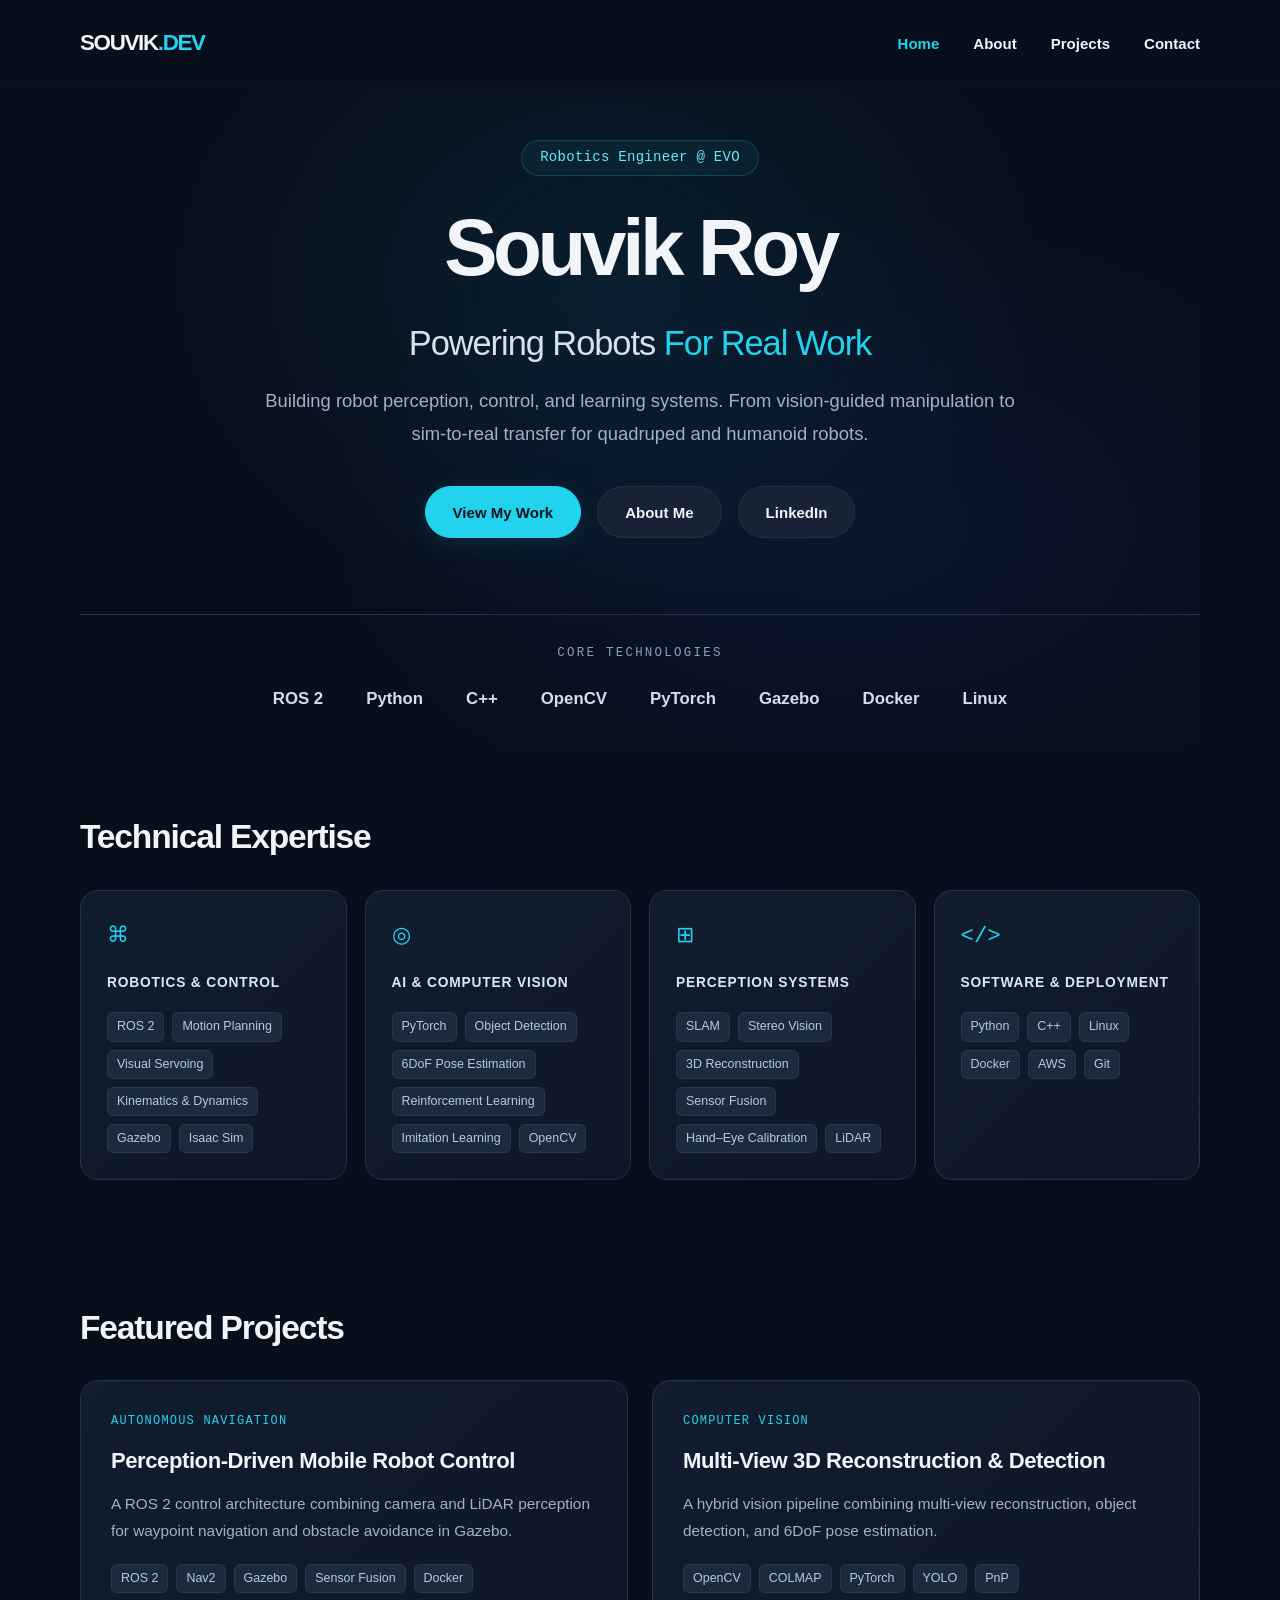
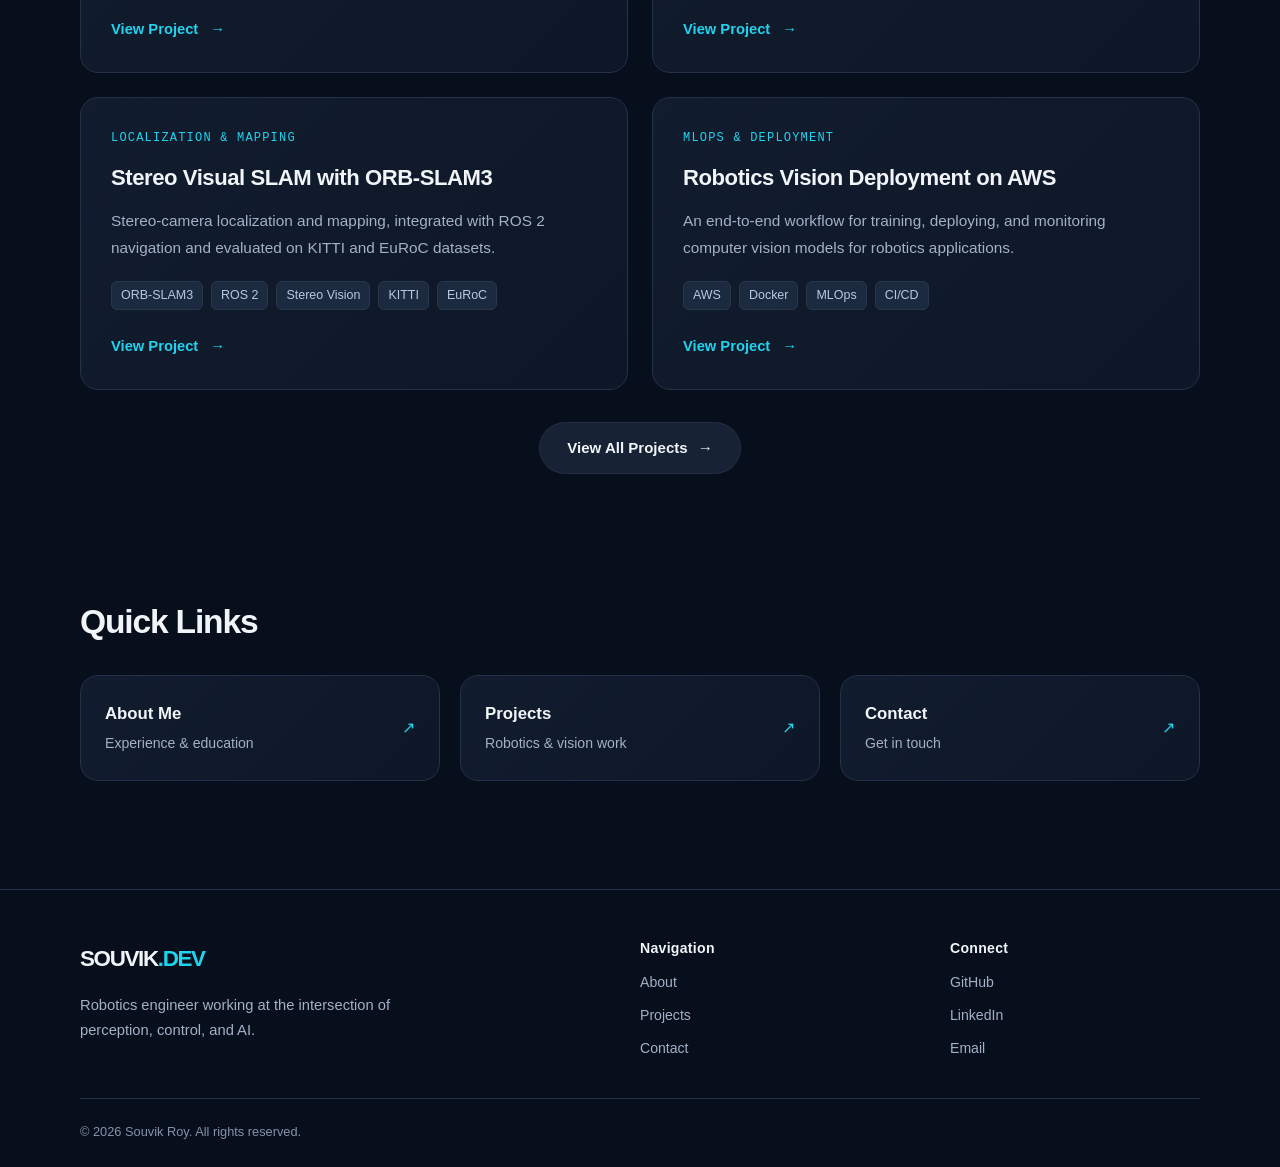
<file: index.html>
<!doctype html>
<html lang="en"><head><meta charset="utf-8"><meta name="viewport" content="width=device-width, initial-scale=1"><meta name="description" content="Souvik Roy — Robotics Engineer at EVO. Perception, control, and learning for real-world robots."><meta name="theme-color" content="#080f1c"><title>Souvik Roy | Robotics Engineer</title><link rel="icon" href="assets/favicon.svg" type="image/svg+xml"><link rel="stylesheet" href="styles.css"><script src="app.js" defer></script></head><body data-page="home"><a class="skip" href="#main">Skip to content</a><div id="site"><main id="main"><p class="loading">Loading portfolio…</p></main></div><noscript>This portfolio needs JavaScript to display its editable content. Contact Souvik at sroyy57@gmail.com.</noscript></body></html>
</file>
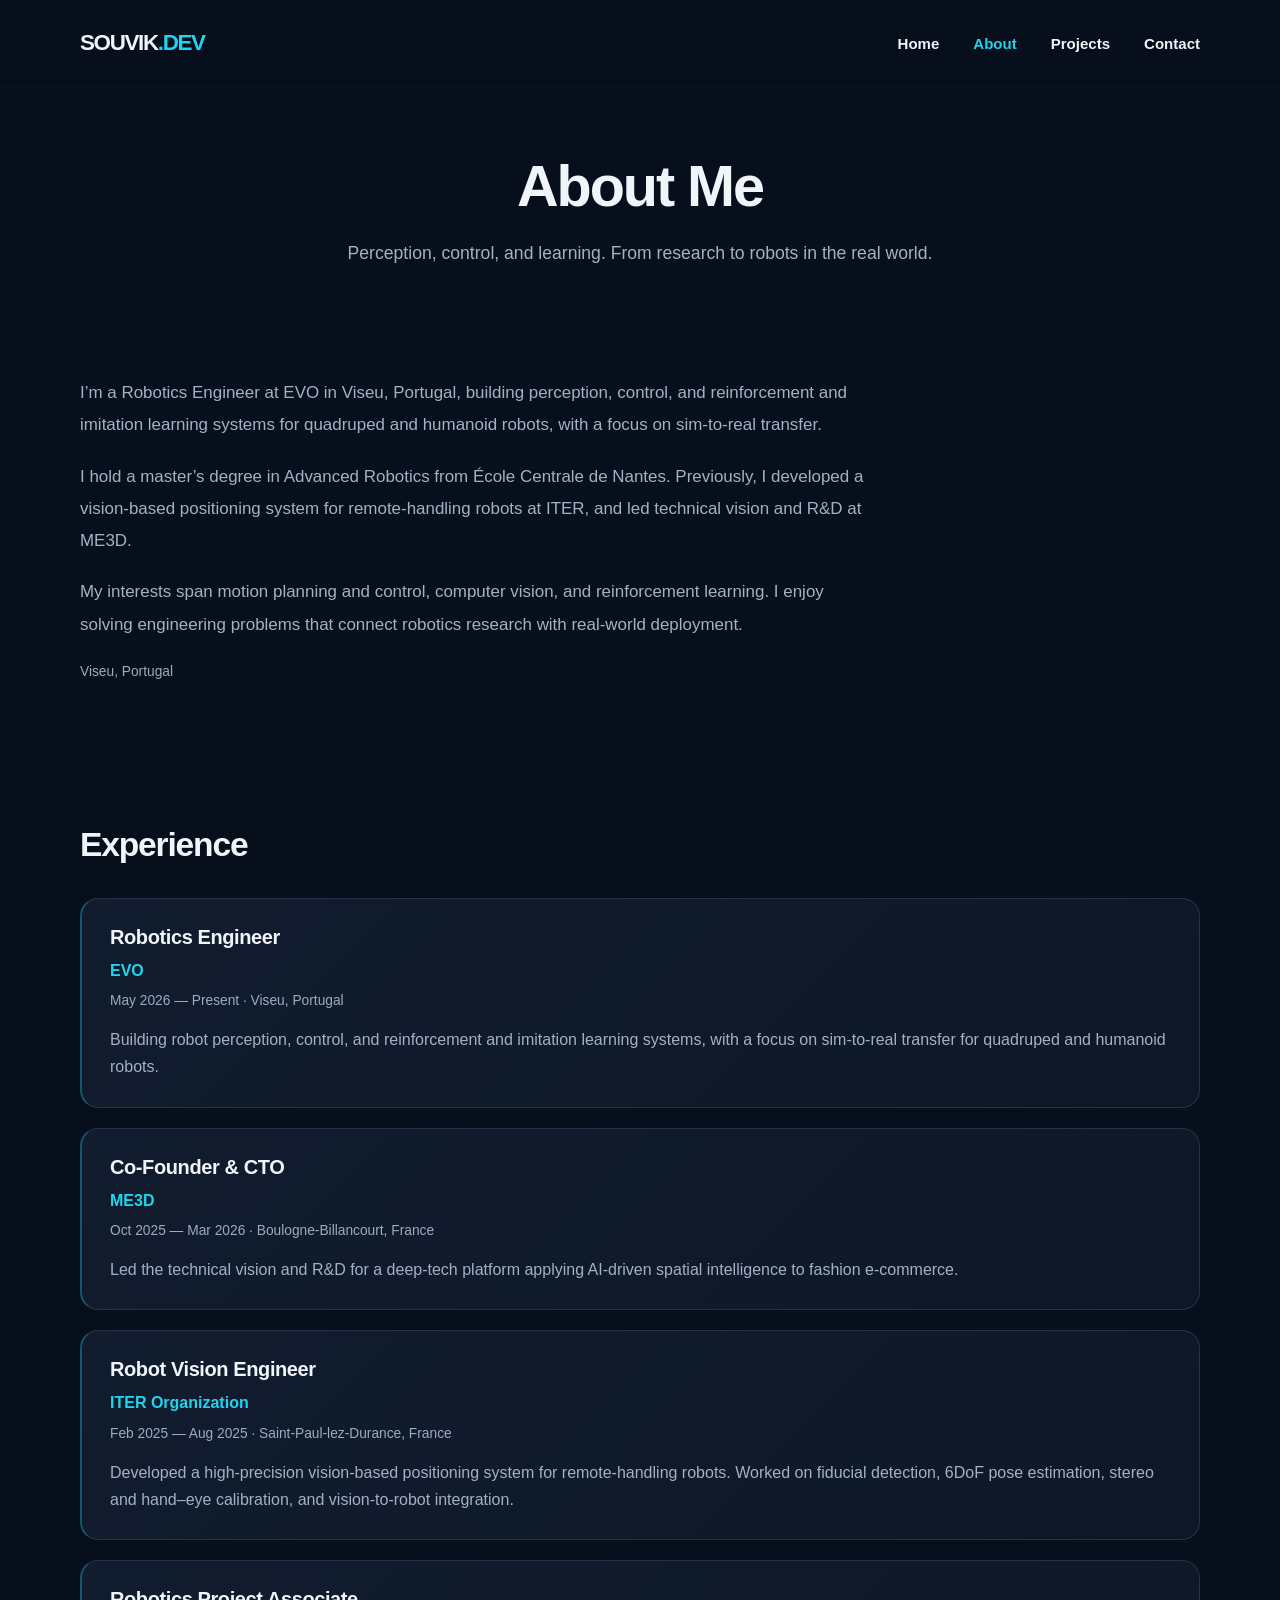
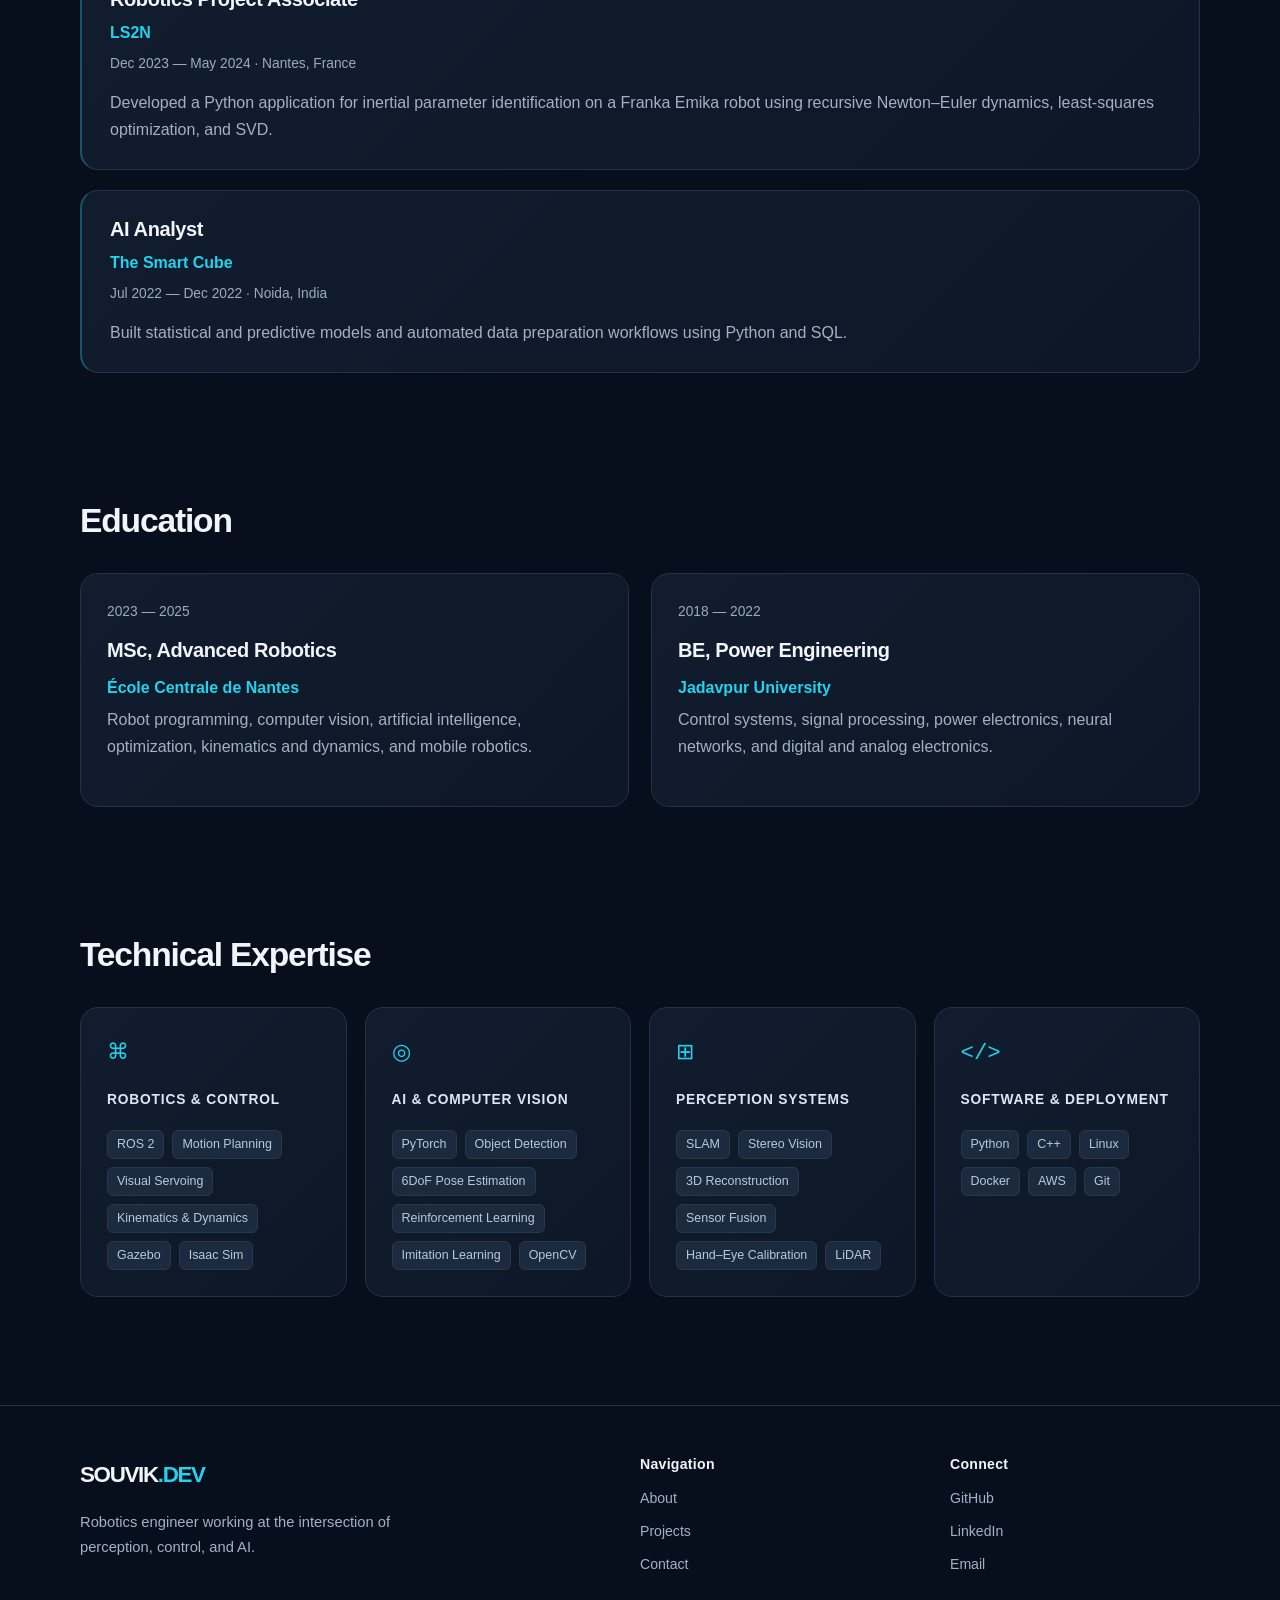
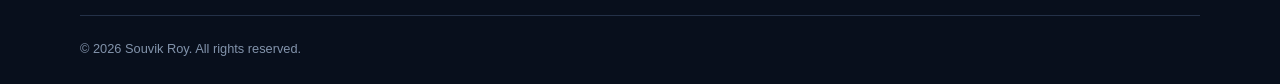
<file: about.html>
<!doctype html>
<html lang="en"><head><meta charset="utf-8"><meta name="viewport" content="width=device-width, initial-scale=1"><meta name="description" content="Souvik Roy — Robotics Engineer at EVO. Perception, control, and learning for real-world robots."><meta name="theme-color" content="#080f1c"><title>Souvik Roy | Robotics Engineer</title><link rel="icon" href="assets/favicon.svg" type="image/svg+xml"><link rel="stylesheet" href="styles.css"><script src="app.js" defer></script></head><body data-page="about"><a class="skip" href="#main">Skip to content</a><div id="site"><main id="main"><p class="loading">Loading portfolio…</p></main></div><noscript>This portfolio needs JavaScript to display its editable content. Contact Souvik at sroyy57@gmail.com.</noscript></body></html>
</file>
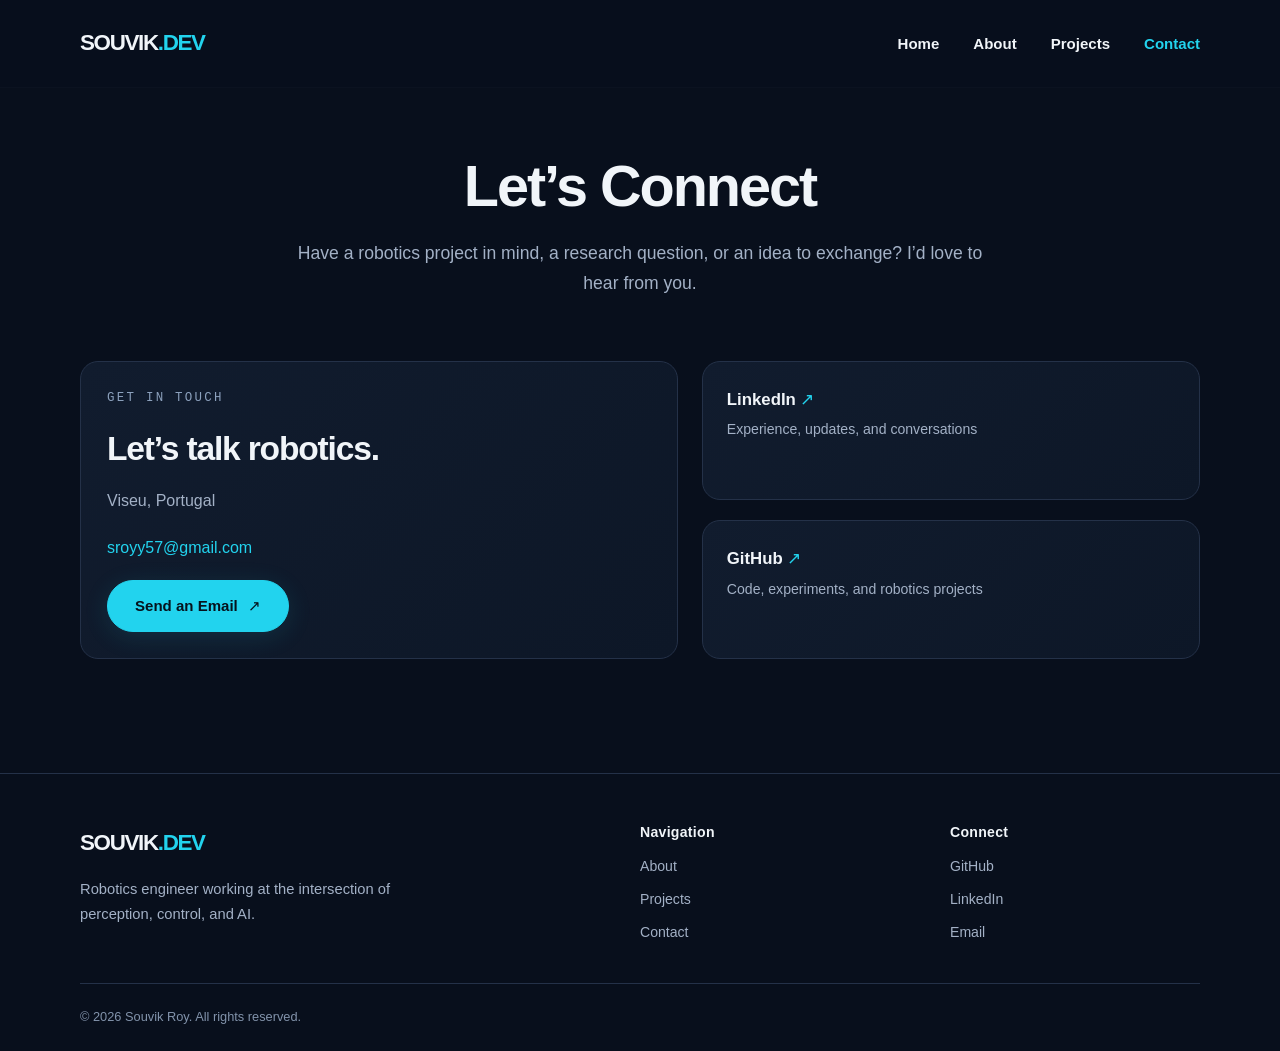
<file: contact.html>
<!doctype html>
<html lang="en"><head><meta charset="utf-8"><meta name="viewport" content="width=device-width, initial-scale=1"><meta name="description" content="Souvik Roy — Robotics Engineer at EVO. Perception, control, and learning for real-world robots."><meta name="theme-color" content="#080f1c"><title>Souvik Roy | Robotics Engineer</title><link rel="icon" href="assets/favicon.svg" type="image/svg+xml"><link rel="stylesheet" href="styles.css"><script src="app.js" defer></script></head><body data-page="contact"><a class="skip" href="#main">Skip to content</a><div id="site"><main id="main"><p class="loading">Loading portfolio…</p></main></div><noscript>This portfolio needs JavaScript to display its editable content. Contact Souvik at sroyy57@gmail.com.</noscript></body></html>
</file>
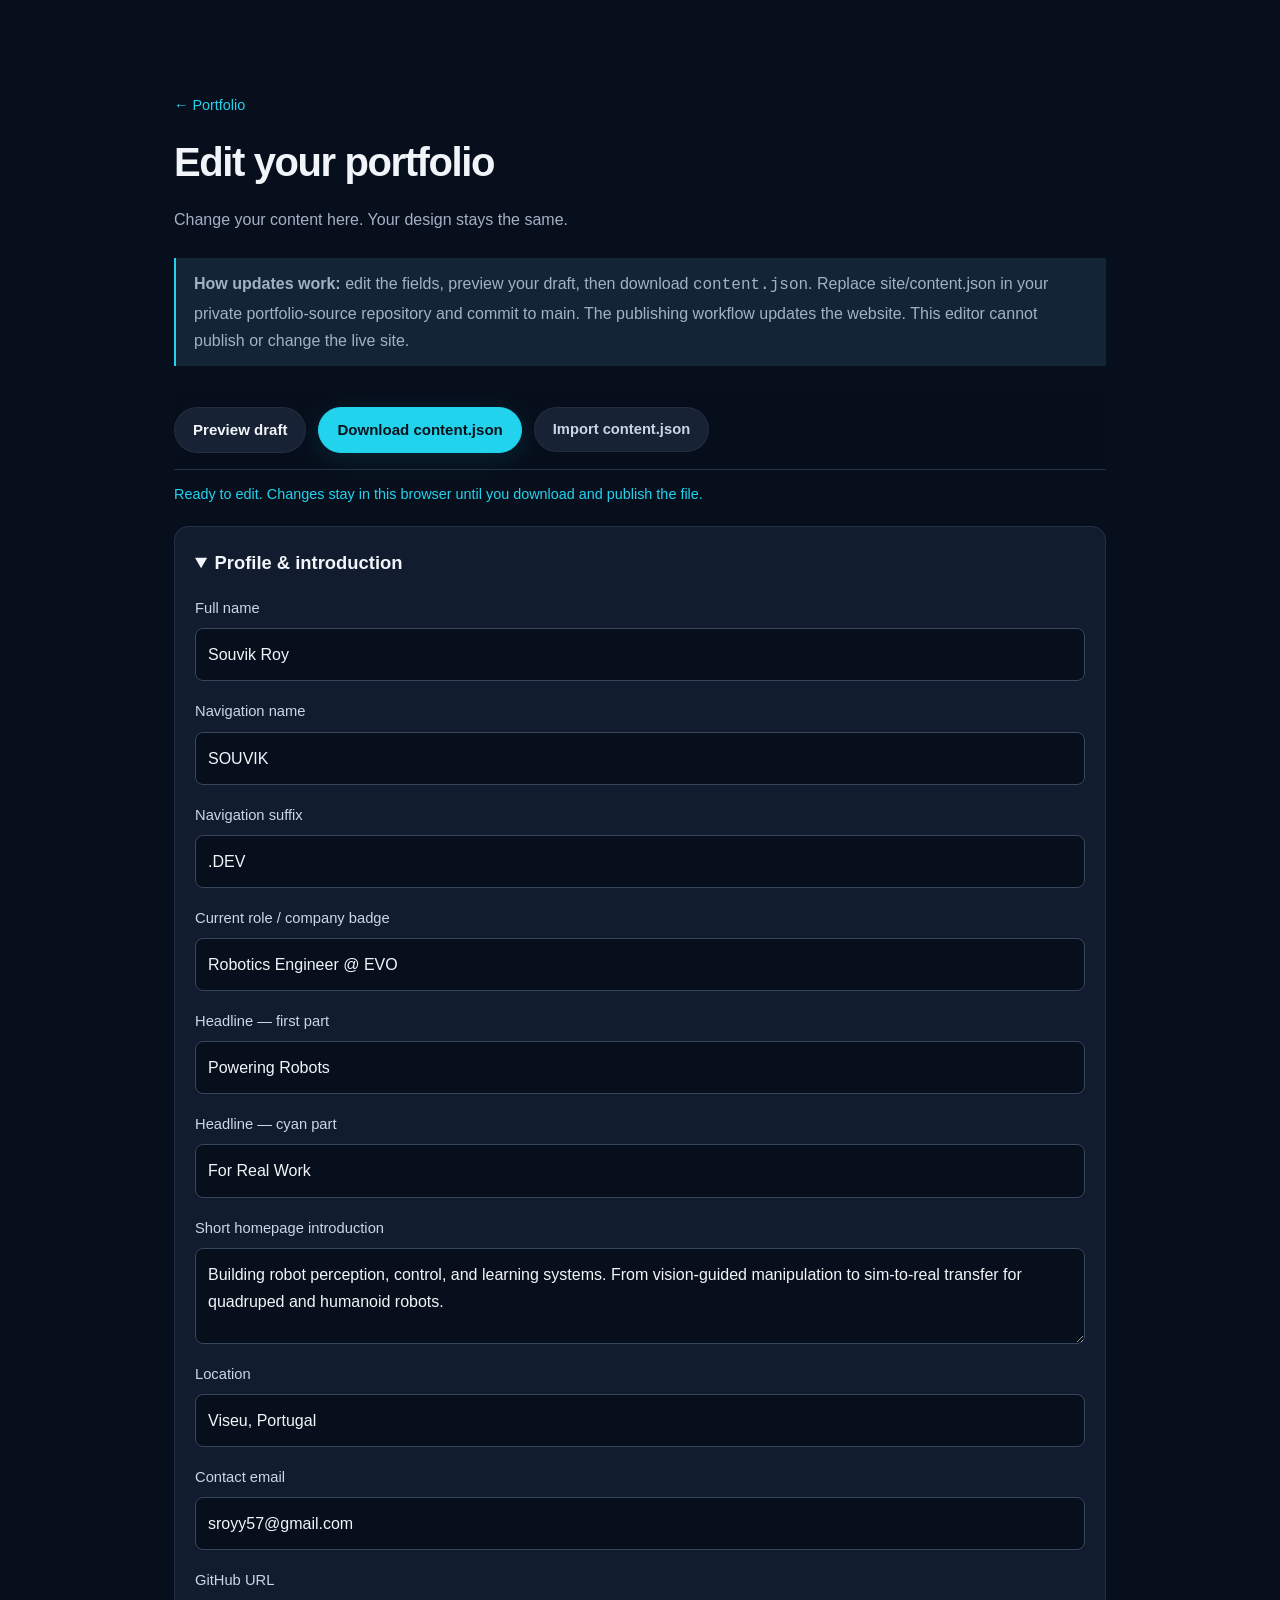
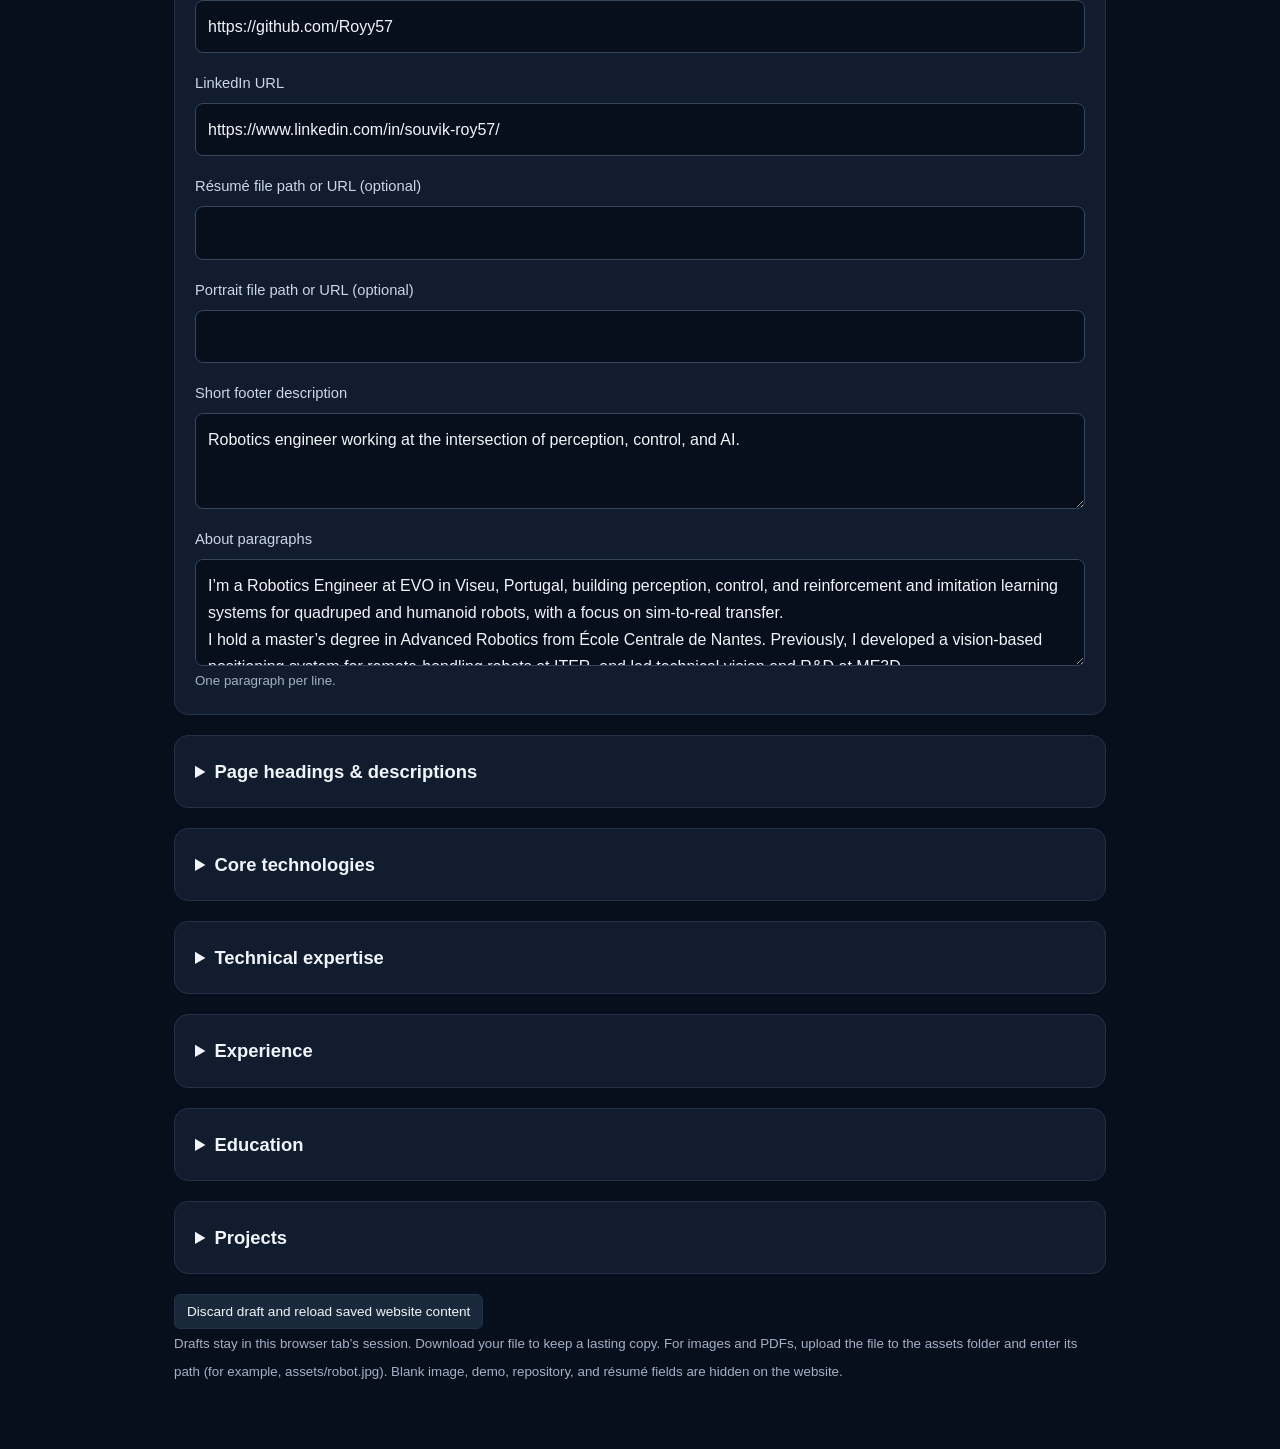
<file: editor.html>
<!doctype html>
<html lang="en"><head><meta charset="utf-8"><meta name="viewport" content="width=device-width, initial-scale=1"><meta name="robots" content="noindex,nofollow"><meta name="theme-color" content="#080f1c"><title>Edit Portfolio Content</title><link rel="icon" href="assets/favicon.svg" type="image/svg+xml"><link rel="stylesheet" href="styles.css"><script src="editor.js" defer></script></head><body><main class="editor"><a class="back" href="index.html">← Portfolio</a><h1>Edit your portfolio</h1><p>Change your content here. Your design stays the same.</p><div class="notice"><p><strong>How updates work:</strong> edit the fields, preview your draft, then download <code>content.json</code>. Replace site/content.json in your private portfolio-source repository and commit to main. The publishing workflow updates the website. This editor cannot publish or change the live site.</p></div><div class="editor-tools"><button id="preview" class="button" type="button" disabled>Preview draft</button><button id="download" class="button primary" type="button" disabled>Download content.json</button><label class="button button-label">Import content.json<input id="import" type="file" accept=".json,application/json" disabled></label></div><p id="editor-status" role="status" aria-live="polite">Loading content…</p><form id="editor-form"></form><button id="reset" type="button" class="minor" disabled>Discard draft and reload saved website content</button><p><small>Drafts stay in this browser tab’s session. Download your file to keep a lasting copy. For images and PDFs, upload the file to the assets folder and enter its path (for example, assets/robot.jpg). Blank image, demo, repository, and résumé fields are hidden on the website.</small></p></main></body></html>
</file>
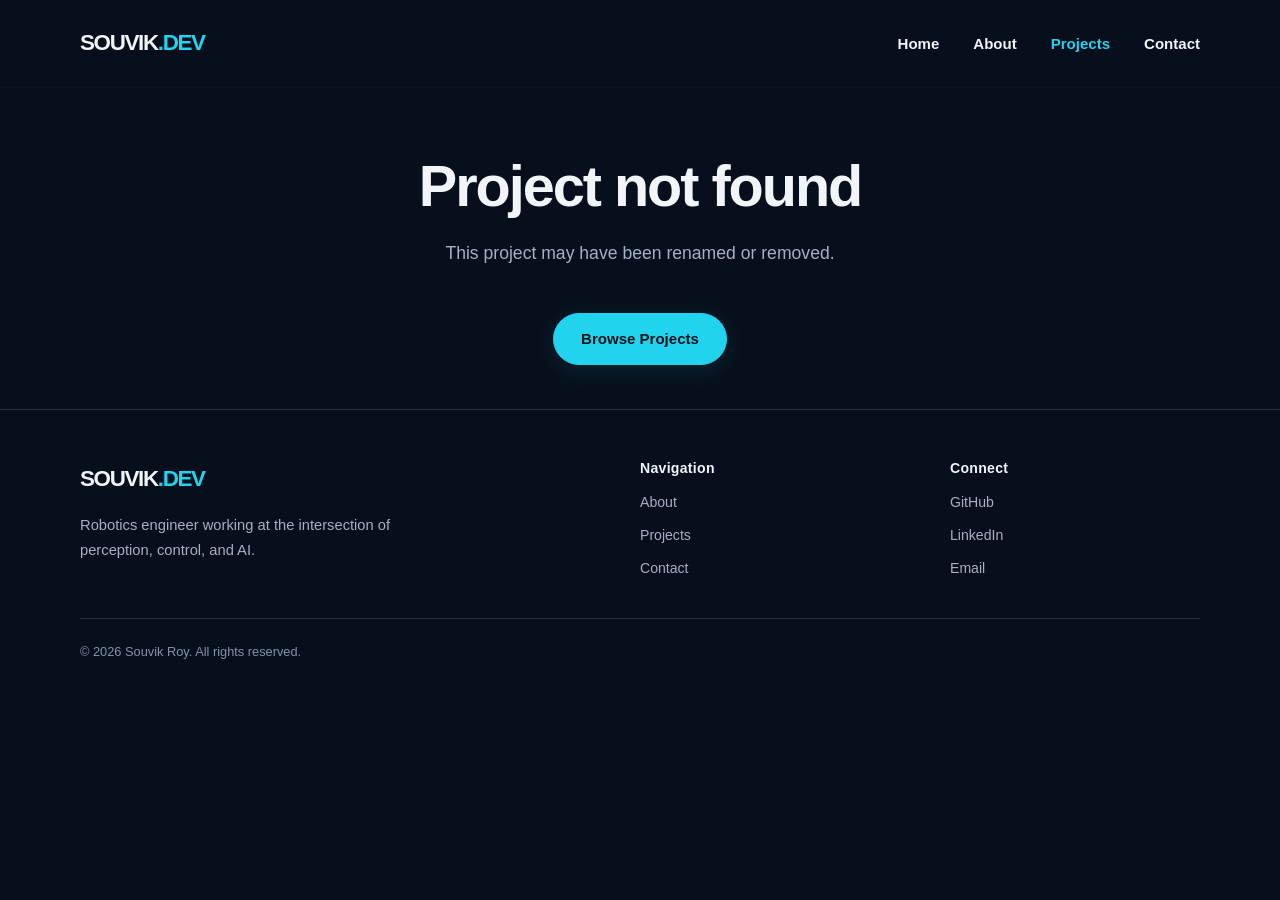
<file: project.html>
<!doctype html>
<html lang="en"><head><meta charset="utf-8"><meta name="viewport" content="width=device-width, initial-scale=1"><meta name="description" content="Souvik Roy — Robotics Engineer at EVO. Perception, control, and learning for real-world robots."><meta name="theme-color" content="#080f1c"><title>Souvik Roy | Robotics Engineer</title><link rel="icon" href="assets/favicon.svg" type="image/svg+xml"><link rel="stylesheet" href="styles.css"><script src="app.js" defer></script></head><body data-page="project"><a class="skip" href="#main">Skip to content</a><div id="site"><main id="main"><p class="loading">Loading portfolio…</p></main></div><noscript>This portfolio needs JavaScript to display its editable content. Contact Souvik at sroyy57@gmail.com.</noscript></body></html>
</file>
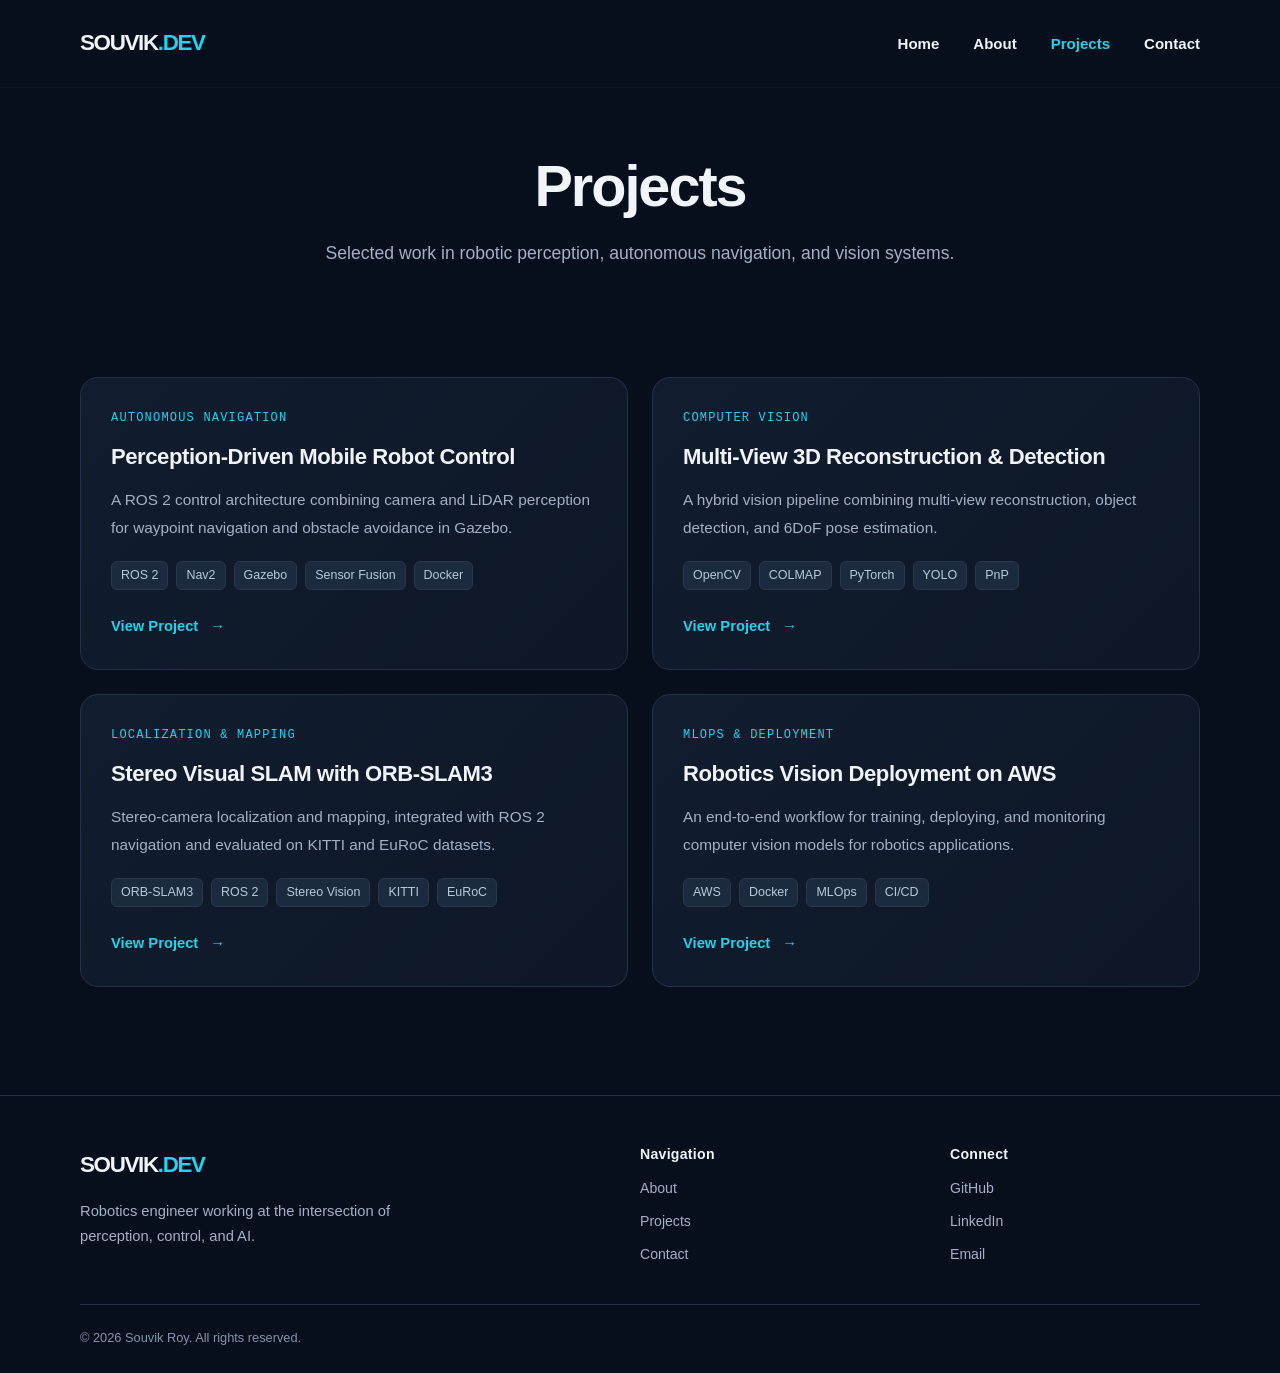
<file: projects.html>
<!doctype html>
<html lang="en"><head><meta charset="utf-8"><meta name="viewport" content="width=device-width, initial-scale=1"><meta name="description" content="Souvik Roy — Robotics Engineer at EVO. Perception, control, and learning for real-world robots."><meta name="theme-color" content="#080f1c"><title>Souvik Roy | Robotics Engineer</title><link rel="icon" href="assets/favicon.svg" type="image/svg+xml"><link rel="stylesheet" href="styles.css"><script src="app.js" defer></script></head><body data-page="projects"><a class="skip" href="#main">Skip to content</a><div id="site"><main id="main"><p class="loading">Loading portfolio…</p></main></div><noscript>This portfolio needs JavaScript to display its editable content. Contact Souvik at sroyy57@gmail.com.</noscript></body></html>
</file>
<file: styles.css>
:root{color-scheme:dark;--bg:#080f1c;--surface:#111c2e;--text:#f1f5f9;--muted:#a3b1c6;--accent:#22d3ee;--line:#243148;--radius:18px;font-family:Inter,"Segoe UI",Arial,sans-serif;font-synthesis:none}*{box-sizing:border-box}html{scroll-behavior:smooth}body{margin:0;background:var(--bg);color:var(--text);font-size:16px;line-height:1.7}a{color:inherit;text-decoration:none}button,input,textarea{font:inherit}button,a{-webkit-tap-highlight-color:transparent}button{cursor:pointer}a:focus-visible,button:focus-visible,input:focus-visible,textarea:focus-visible,summary:focus-visible{outline:3px solid var(--accent);outline-offset:5px}a:hover{color:var(--accent)}p{color:var(--muted);margin:0 0 1.2rem}h1,h2,h3{line-height:1.2;margin:0;font-weight:700;letter-spacing:-.035em}h2{font-size:2.1rem}h3{font-size:1.25rem;letter-spacing:-.02em}.wrap{width:min(1120px,calc(100% - 64px));margin:auto}.header{height:88px;border-bottom:1px solid #ffffff04;background:#080f1ced;position:sticky;top:0;z-index:10;backdrop-filter:blur(18px)}.header-inner{height:100%;display:flex;align-items:center;justify-content:space-between;gap:24px}.brand{font-size:1.4rem;font-weight:800;letter-spacing:-.06em}.brand span{color:var(--accent)}.nav{display:flex;gap:34px;align-items:center;font-size:.94rem;font-weight:550}.nav a[aria-current=page]{color:var(--accent)}.nav .resume{border:1px solid var(--line);padding:8px 18px;border-radius:30px}.menu-toggle{display:none;background:transparent;color:var(--text);border:1px solid var(--line);padding:6px 12px;border-radius:8px}.hero{position:relative;text-align:center;padding:52px 0 0;isolation:isolate}.hero:before{content:"";position:absolute;z-index:-1;inset:-30px 0 0;background:radial-gradient(ellipse at 47% 32%,#0e749025,transparent 52%),radial-gradient(ellipse at 68% 67%,#1d4ed818,transparent 48%);pointer-events:none}.badge{display:inline-block;color:#67e8f9;background:#11334365;border:1px solid #22d3ee30;border-radius:30px;padding:5px 18px;font-family:Consolas,monospace;font-size:.875rem;letter-spacing:.02em}.hero h1{font-size:clamp(3.3rem,6.3vw,5rem);letter-spacing:-.055em;margin:24px 0}.headline{font-size:clamp(1.5rem,2.8vw,2.15rem);line-height:1.35;font-weight:400;letter-spacing:-.03em;margin-bottom:18px;color:#d8e0ec}.headline span{color:var(--accent)}.hero-intro{max-width:760px;margin:0 auto;font-size:1.15rem;line-height:1.8}.actions{display:flex;gap:16px;justify-content:center;flex-wrap:wrap;margin-top:36px}.button{display:inline-flex;align-items:center;justify-content:center;gap:10px;min-height:52px;padding:12px 27px;border-radius:999px;background:#172235;border:1px solid #ffffff0d;font-weight:650;font-size:.94rem;color:var(--text)}.button:hover{background:#1d3047;color:var(--text);border-color:#22d3ee65}.button.primary{background:var(--accent);color:#06121c;border-color:var(--accent);box-shadow:0 5px 26px #22d3ee1e}.button.primary:hover{background:#67e8f9}.tech-strip{border-top:1px solid var(--line);margin-top:76px;padding:28px 0 40px}.eyebrow{text-transform:uppercase;color:#8ca1bd;letter-spacing:.18em;font-family:Consolas,monospace;font-size:.78rem;margin-bottom:20px}.tech-list{display:flex;justify-content:center;gap:22px 43px;flex-wrap:wrap;font-size:1.05rem;font-weight:550;color:#d4deeb}.section{padding:64px 0}.section-title{margin-bottom:32px}.expertise-grid{display:grid;grid-template-columns:repeat(4,1fr);gap:18px}.panel{background:linear-gradient(135deg,#111c2e,#0d1727);border:1px solid var(--line);border-radius:var(--radius);padding:26px}.skill-symbol{color:var(--accent);font-family:Consolas,monospace;font-size:1.4rem;margin-bottom:18px;display:block}.expertise-grid h3{font-size:.86rem;text-transform:uppercase;letter-spacing:.06em;line-height:1.5;margin-bottom:19px;color:#dce7f6}.tags{display:flex;flex-wrap:wrap;gap:8px}.tag{padding:3px 9px;background:#1b2a3e;border:1px solid #29374b;border-radius:6px;color:#b9c9dd;font-size:.78rem;line-height:1.7}.projects-grid{display:grid;grid-template-columns:repeat(2,minmax(0,1fr));gap:24px}.project-card{overflow:hidden;display:flex;flex-direction:column;transition:border-color .2s,transform .2s;padding:30px}.project-card:hover{border-color:#22d3ee66;transform:translateY(-3px)}.project-card .eyebrow{color:var(--accent);font-size:.75rem;margin-bottom:14px;letter-spacing:.1em}.project-card h3{font-size:1.38rem;margin-bottom:14px;line-height:1.35}.project-card p{font-size:.96rem;line-height:1.8}.project-card .tags{margin-top:auto}.project-link{display:inline-flex;align-items:center;gap:12px;color:var(--accent);font-size:.92rem;font-weight:600;margin-top:24px;align-self:flex-start}.project-image{width:calc(100% + 60px);max-width:none;margin:-30px -30px 26px;aspect-ratio:16/9;object-fit:cover}.center{text-align:center}.section .actions{margin-top:32px}.quick-grid{display:grid;grid-template-columns:repeat(3,1fr);gap:20px}.quick{padding:24px;display:flex;justify-content:space-between;align-items:center}.quick strong{font-size:1.05rem;display:block}.quick p{font-size:.88rem;margin:4px 0 0}.quick span{color:var(--accent)}.footer{border-top:1px solid var(--line);padding:50px 0 24px;margin-top:44px}.footer-grid{display:grid;grid-template-columns:2fr 1fr 1fr;gap:60px}.footer p{max-width:350px;font-size:.92rem;margin-top:15px}.footer h3{font-size:.88rem;letter-spacing:.02em;margin-bottom:14px}.footer-links{display:flex;flex-direction:column;gap:9px;font-size:.88rem;color:var(--muted)}.copyright{border-top:1px solid var(--line);padding-top:22px;margin-top:36px;color:#8293ab;font-size:.8rem}.page-heading{text-align:center;padding:64px 0 44px}.page-heading h1{font-size:clamp(2.5rem,5vw,3.6rem);margin-bottom:18px}.page-heading p{max-width:720px;margin:auto;font-size:1.1rem}.prose{max-width:790px}.prose p{font-size:1.06rem;line-height:1.9}.about-intro{display:flex;gap:40px;align-items:center}.portrait{width:200px;height:200px;object-fit:cover;border-radius:50%;border:1px solid var(--line)}.timeline{display:grid;gap:20px}.experience{padding-left:28px;border-left:2px solid #22d3ee55}.experience h3{margin-bottom:8px}.organization{color:var(--accent);font-weight:600;margin-bottom:5px}.meta{font-size:.86rem;color:#9bacc1;margin-bottom:14px}.experience p:last-child{margin-bottom:0}.education-grid{display:grid;grid-template-columns:1fr 1fr;gap:22px}.education-grid h3{margin-bottom:12px}.contact-grid{display:grid;grid-template-columns:1.2fr 1fr;gap:24px;padding:18px 0 70px}.contact-card h2{margin-bottom:18px}.contact-card a{color:var(--accent);overflow-wrap:anywhere}.contact-card .button{color:#06121c}.contact-links{display:grid;gap:20px}.contact-links a{display:block}.contact-links strong{display:block;color:var(--text)}.detail{max-width:860px}.detail h1{font-size:clamp(2.4rem,5vw,3.7rem);margin:18px 0 25px}.detail .tags{margin-bottom:28px}.detail h2{margin:38px 0 18px;font-size:1.6rem}.detail li{color:var(--muted);margin-bottom:12px}.detail .actions{justify-content:flex-start}.detail-image{width:100%;border-radius:16px;margin:24px 0}.back{color:var(--accent);font-size:.9rem;display:inline-block;margin-top:45px}.skip{position:fixed;top:-100px;left:16px;background:var(--accent);color:var(--bg);z-index:100;padding:12px}.skip:focus{top:12px}.loading{padding:70px;text-align:center}.editor{max-width:980px;margin:0 auto;padding:48px 24px}.editor h1{font-size:2.5rem;margin:20px 0}.editor details{margin:20px 0;border:1px solid var(--line);border-radius:14px;padding:20px;background:var(--surface)}.editor summary{font-size:1.15rem;font-weight:650;cursor:pointer}.editor fieldset{border:1px solid var(--line);border-radius:10px;margin:22px 0;padding:20px;min-width:0}.editor legend{color:var(--accent);padding:0 8px}.editor label{display:block;font-size:.92rem;color:#cad7e7;margin:18px 0 7px}.editor input:not([type=checkbox]),.editor textarea{display:block;width:100%;padding:12px;background:#080f1c;border:1px solid #36465d;border-radius:8px;color:var(--text)}.editor textarea{min-height:96px;resize:vertical}.editor input[type=checkbox]{width:20px;height:20px;accent-color:var(--accent)}.editor-tools{position:sticky;top:0;z-index:5;background:#080f1cf5;padding:16px 0;display:flex;gap:12px;flex-wrap:wrap;align-items:center;border-bottom:1px solid var(--line)}.editor-tools .button{min-height:44px;padding:9px 18px}.editor small{color:var(--muted)}.editor .item-actions{display:flex;gap:12px;flex-wrap:wrap}.editor .minor{padding:5px 12px;background:#19283a;border:1px solid var(--line);border-radius:6px;color:var(--text);font-size:.85rem}.editor .minor:disabled{opacity:.4;cursor:default}#editor-status{color:var(--accent);font-size:.9rem;margin:12px 0}.notice{border-left:2px solid var(--accent);padding:12px 18px;background:#112536;margin:25px 0}.notice p{margin:0}.editor .button-label{margin:0;cursor:pointer}.editor .button-label input{display:none}.editor .danger{color:#fca5a5}.preview-banner{background:#164454;color:#e2faff;text-align:center;padding:10px;font-size:.9rem}.preview-banner a{text-decoration:underline}.empty{padding:40px;text-align:center}.editor .field-group{padding-bottom:10px}
@media(min-width:1500px){.hero{padding-top:72px}.hero h1{font-size:5.3rem}.hero-intro{max-width:800px}.tech-strip{margin-top:85px}}
@media(max-width:900px){.expertise-grid{grid-template-columns:repeat(2,1fr)}.nav{gap:22px}.wrap{width:calc(100% - 40px)}.hero h1{font-size:4rem}.hero{padding-top:40px}.footer-grid{gap:30px}.tech-list{gap:18px 30px}}
@media(max-width:600px){.wrap{width:calc(100% - 36px)}.header{height:74px}.brand{font-size:1.25rem}.menu-toggle{display:block}.nav{display:none;position:absolute;top:73px;left:0;right:0;padding:22px;background:#0d1829;border-bottom:1px solid var(--line);flex-direction:column;align-items:stretch;gap:8px}.nav.open{display:flex}.nav a{padding:9px 15px}.hero{padding-top:37px}.badge{font-size:.75rem;padding:5px 12px;max-width:100%}.hero h1{font-size:3.3rem;margin:22px 0}.headline{font-size:1.55rem}.hero-intro{font-size:1rem}.actions{gap:10px;margin-top:27px}.button{padding:11px 20px;min-height:48px;font-size:.87rem}.tech-strip{margin-top:49px;padding:24px 0}.tech-list{font-size:.94rem;gap:16px 24px}.eyebrow{font-size:.74rem}.section{padding:38px 0}h2{font-size:1.75rem}.expertise-grid,.projects-grid,.quick-grid,.education-grid,.contact-grid{grid-template-columns:1fr}.panel{padding:23px}.expertise-grid{gap:14px}.project-image{width:calc(100% + 46px);margin:-23px -23px 22px}.footer-grid{grid-template-columns:1fr 1fr;gap:28px}.footer-grid>div:first-child{grid-column:1/-1}.footer{padding-top:32px}.footer p{max-width:100%}.page-heading{padding:44px 0 32px}.about-intro{flex-direction:column-reverse;align-items:flex-start}.portrait{width:150px;height:150px}.contact-grid{padding-bottom:25px}.contact-card h2{font-size:1.4rem}.editor{padding:24px 18px}.editor details{padding:15px}.editor fieldset{padding:13px}.editor h1{font-size:2rem}.detail h1{font-size:2.5rem}.hero:before{inset:0;}}
@media(prefers-reduced-motion:reduce){html{scroll-behavior:auto}*{transition:none!important}}
</file>
